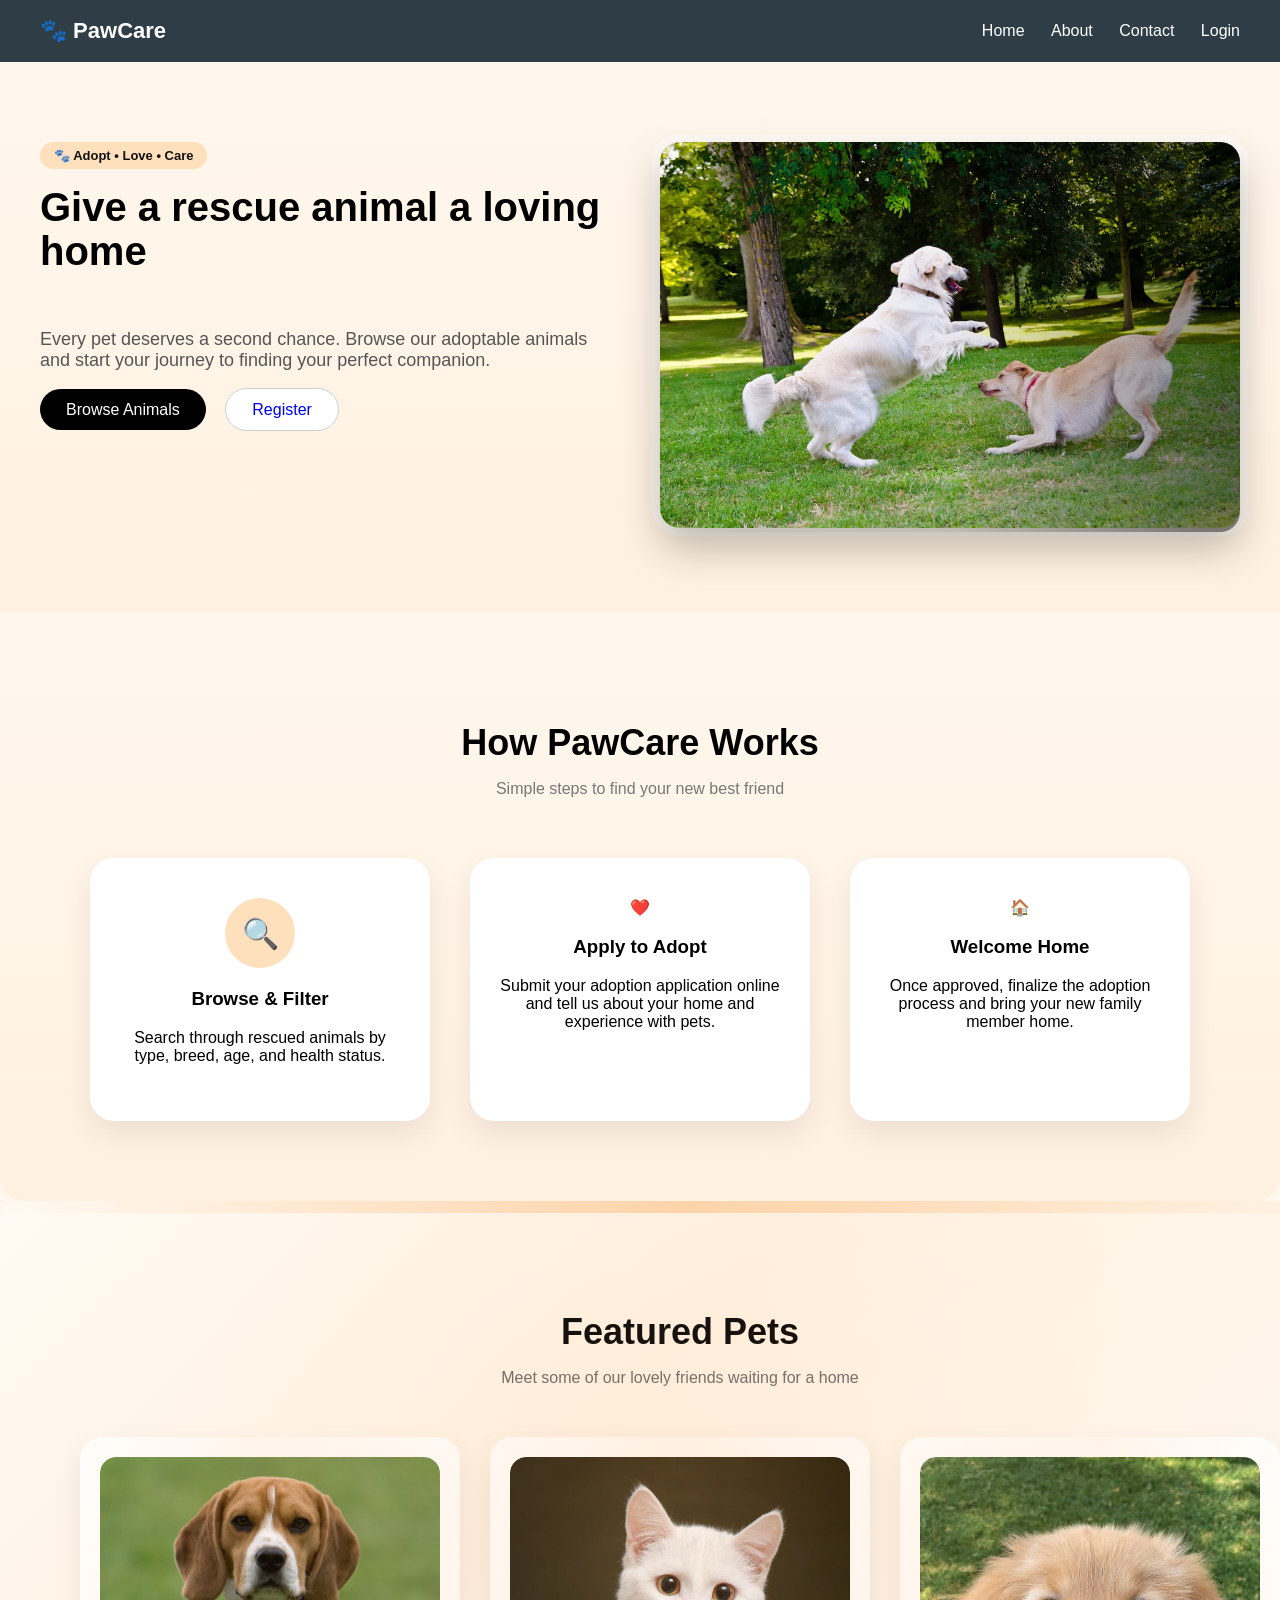
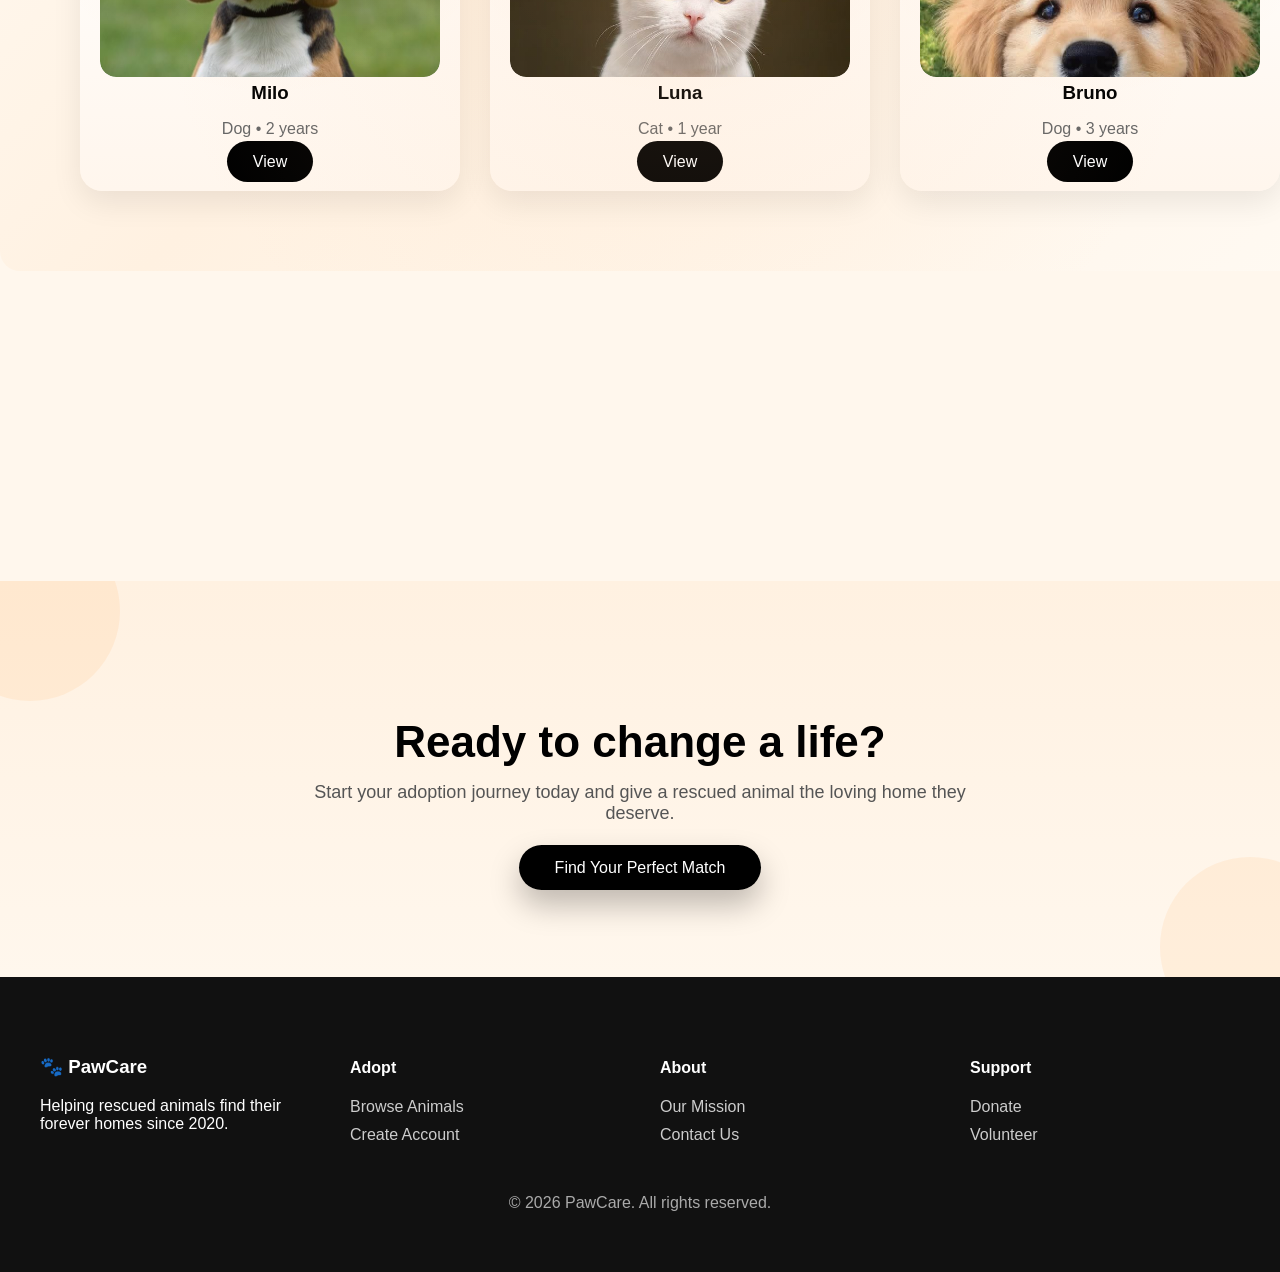
<file: src/main/webapp/index.html>
<!DOCTYPE html>
<html lang="en">
<head>
    <meta charset="UTF-8">
    <title>PawCare | Find a Loving Home</title>
    <link rel="stylesheet" href="css/index.css">
</head>
<body>

<!-- NAVBAR -->
<nav class="navbar">
    <div class="logo">
        🐾 PawCare
    </div>

    <div class="nav-links">
         <a href = "index.html">Home</a>
        <a href="aboutController">About</a>
        <a href="contactController">Contact</a>
        <a href="LoginController">Login</a>
      <!--  --  <a href="RegisterController" class="btn-primary">Get Started</a>--->
    </div>
</nav>

<!-- HERO SECTION -->
<section class="hero">
    <div class="hero-text">
    <span class="hero-badge">🐾 Adopt • Love • Care</span>
        <h1>Give a rescue animal a loving home</h1>
        <br>
        <p>
            Every pet deserves a second chance. Browse our adoptable
            animals and start your journey to finding your perfect companion.
        </p>

        <div class="hero-buttons">
            <a href="PetController" class="btn-dark">Browse Animals</a>
            <a href="register" class="btn-light">Register</a>
        </div>
    </div>

    <div class="hero-image">
        <img src="images/two.png" alt="Rescue Animals">
    </div>
</section>

<!-- HOW IT WORKS -->
<section class="how-it-works">
    <h2>How PawCare Works</h2>
    <p class="subtitle">Simple steps to find your new best friend</p>

    <div class="steps">
        <div class="step-card">
       
    <div class="step-icon">🔍</div>
    <h3>Browse & Filter</h3>
    <p>Search through rescued animals by type, breed, age, and health status.</p>
</div>
        

      <div class="step-card">
     
            <div class="icon">❤️</div>
            <h3>Apply to Adopt</h3>
            <p> Submit your adoption application online and tell us about your home and experience with pets.
            </p>
        </div>

        <div class="step-card">
       
            <div class="icon">🏠</div>
            <h3>Welcome Home</h3>
            <p>
              Once approved, finalize the adoption process and bring your new family member home.
            </p>
        </div>
    </div>
</section>
<!-- FEATURED PETS -->
<section class="featured-pets">
    <h2>Featured Pets</h2>
    <p class="subtitle">Meet some of our lovely friends waiting for a home</p>


    <div class="pet-grid">
        <div class="pet-card">
        <div class="pet-img">
            <img src="images/dog3.jpg" alt="Milo">
             </div>
            <h3>Milo</h3>
            <p>Dog • 2 years</p>
            <a href="PetController" class="btn-dark">View</a>
            </div>
        

        <div class="pet-card">
        <div class="pet-img">
            <img src="images/cat.jpg" alt="Luna">
             </div>
            <h3>Luna</h3>
            <p>Cat • 1 year</p>
            <a href="PetController" class="btn-dark">View</a>
        </div>
        

        <div class="pet-card">
        <div class="pet-img">
            <img src="images/dog2.jpg" alt="Bruno">
             </div>
            <h3>Bruno</h3>
            <p>Dog • 3 years</p>
            <a href="PetController" class="btn-dark">View</a>
        </div>
       
        
    </div>
</section>
<!-- -testimonial -->
<div class="testimonial-slider">

    <div class="testimonial t1">
        <div class="avatar">
            <img src="images/avatar2.png" alt="Adopter">
        </div>
        <p class="quote">
            “Adopting from PawCare changed our lives forever. We didn’t just find a pet —
            we found a family member.”
        </p>
        <span class="author">— Happy Adopter, Kathmandu</span>
    </div>

    <div class="testimonial t2">
        <div class="avatar">
            <img src="images/avatar.png" alt="Adopter">
        </div>
        <p class="quote">
            “The adoption process was smooth and transparent. PawCare truly cares
            about both pets and people.”
        </p>
        <span class="author">— Loving Family</span>
    </div>

    <div class="testimonial t3">
        <div class="avatar emoji">🐶</div>
        <p class="quote">
            “Thanks to PawCare, our home is filled with joy. Best decision we ever made!”
        </p>
        <span class="author">— First‑time Adopter</span>
    </div>

</div>
<!-- CTA -->
<section class="cta">
<span class="cta-circle left"></span>
<span class="cta-circle right"></span>
    <h2>Ready to change a life?</h2>
    <p>
        Start your adoption journey today and give a rescued
        animal the loving home they deserve.
    </p>

    <a href="PetController" class="btn-dark">Find Your Perfect Match</a>
</section>

<!-- FOOTER -->
<footer class="footer">
    <div class="footer-container">

        <div class="footer-brand">
            <h3>🐾 PawCare</h3>
            <p>
                Helping rescued animals find their forever homes since 2020.
            </p>
        </div>

        <div class="footer-links">
            <h4>Adopt</h4>
            <a href="PetController">Browse Animals</a>
            <a href="RegisterController">Create Account</a>
        </div>

        <div class="footer-links">
            <h4>About</h4>
            <a href="about">Our Mission</a>
            <a href="contactController">Contact Us</a>
        </div>

        <div class="footer-links">
            <h4>Support</h4>
            <a href="#">Donate</a>
            <a href="#">Volunteer</a>
        </div>
    </div>

    <div class="footer-bottom">
        © 2026 PawCare. All rights reserved.
    </div>
</footer>

</body>
</html>
</file>
<file: src/main/webapp/css/index.css>
@charset "UTF-8";
body {
    margin: 0;
    font-family: Arial, sans-serif;
    background: #fff7ed;
}

/* NAVBAR */

.navbar {
    display: flex;
    justify-content: space-between;
    align-items: center;
    padding: 18px 40px;
      background-color: #2f3e46;
   /* background: rgba(255, 247, 237, 0.85); /* soft cream */
    backdrop-filter: blur(8px);

    position: sticky;
    top: 0;
    z-index: 100;
}


.logo {
    font-size: 22px;
    font-weight: 700;
    color: white;
    display: flex;
    align-items: center;
    gap: 8px;
}

.nav-links a {
    margin-left: 22px;
    text-decoration: none;
    color: white;
    font-weight: 500;
    position: relative;
    padding-bottom: 4px;
}

.nav-links a::after {
    content: "";
    position: absolute;
    left: 0;
    bottom: 0;
    width: 0;
    height: 2px;
    background: #ffb703;
    transition: width 0.3s ease;
}

.nav-links a:hover::after {
    width: 100%;
}


.btn-primary {
    background: black;
    color: white;
    padding: 10px 18px;
    border-radius: 20px;
}
.hero-badge {
    display: inline-block;
    background: #ffe0bd;
    color: #111;
    padding: 6px 14px;
    border-radius: 20px;
    font-size: 13px;
    font-weight: 600;
    margin-bottom: 16px;
}

/* HERO */
.hero {
    display: flex;
    align-items: flex-start;
    padding: 80px 40px;
    gap: 40px;
   
    
 background: linear-gradient(
        180deg,
        #fff7ed 0%,
        #fff1e1 100%
    );
    
}

.hero-text {
    flex: 1;
}

.hero-text h1 {
    font-size: 40px;
    margin-bottom: 20px;
     line-height: 1.1;
     margin-top: 0;   
}

.hero-text p {
    font-size: 18px;
    color: #555;
    margin-bottom: 30px;
}

.hero-buttons a {
    margin-right: 15px;
}

.hero-image {
    flex: 1;
    position: relative;
}

.hero-image img {
    width: 100%;   
height: 100%;
    max-height: 420px;
    object-fit: cover;  
 box-shadow: 
        0 20px 40px rgba(0,0,0,0.25),
        0 0 0 8px rgba(255,255,255,0.4);
    
    border-radius: 20px;
}

.hero-image::after {
    content: "";
    position: absolute;
    top: 0;
    left: 0;
    right: 0;
    bottom: 0;

 background: linear-gradient(
        to left,
        rgba(0, 0, 0, 0.45),
        rgba(0, 0, 0, 0.05),
        rgba(0, 0, 0, 0)
    );

    border-radius: 20px;
}

/* BUTTONS */
.btn-dark {
    background: black;
    color: white;
    padding: 12px 26px;
    border-radius: 30px;
    text-decoration: none;
}

.btn-light {
    background: white;
    border: 1px solid #ccc;
    padding: 12px 26px;
    border-radius: 30px;
    text-decoration: none;
    transition: all 0.25s ease;
}

.btn-dark:hover {
    transform: translateY(-3px);
    box-shadow: 0 12px 25px rgba(0,0,0,0.25);
}

.btn-light:hover {
    transform: translateY(-3px);
}

/* HOW IT WORKS */
.how-it-works {
    text-align: center;
    padding: 80px 40px;
    border-radius : 25px;
    
background: linear-gradient(
        180deg,
        #fff7ed 0%,
        #fff1e1 100%
    );
    
    
}

.how-it-works h2 {
    font-size: 36px;
     margin-bottom: 10px;
}

.how-it-works .subtitle {
    font-size: 16px;
    color: #777;
    margin-bottom: 60px;
}

/*.subtitle {
    color: #666;
    margin-bottom: 50px;
}*/

.steps {
    display: grid;
    grid-template-columns: repeat(auto-fit, minmax(250px, 1fr));
    gap: 40px;  
max-width: 1100px;
    margin: auto;
    
}

.step-card:hover {
    transform: translateY(-10px);
    box-shadow: 0 25px 50px rgba(0,0,0,0.15);
}


.step-card {
    background: white;
    padding: 40px 30px;
    border-radius: 24px;
    box-shadow: 0 12px 30px rgba(0,0,0,0.08);
    text-align: center;
    transition: all 0.3s ease;
}


.step-icon {
    width: 70px;
    height: 70px;
    background: #ffe0bd;
    border-radius: 50%;
    margin: 0 auto 20px;
    display: flex;
    align-items: center;
    justify-content: center;
    font-size: 30px;
}
.step-number {
    font-size: 14px;
    font-weight: 700;
    color: #ff7a00;
    letter-spacing: 2px;
    display: block;
    margin-bottom: 10px;
}
/* FEATURED PETS */
.featured-pets {
	 width: 100vw;    	 
margin-left: calc(-50vw + 50%); 
    margin-right: calc(-50vw + 50%);	 
    text-align: center;
    padding: 80px 40px;
   
 background: linear-gradient(
        135deg,
        #fffaf3 0%,
        #fff1e1 40%,
        #fffaf3 100%
    );

    position: relative;
    overflow: hidden;


    border-radius : 20px;
   
}

.featured-pets h2 {
    font-size: 36px;
    margin-bottom: 10px;
}

.featured-pets .subtitle {
    color: #666;
    margin-bottom: 50px;
}
.featured-pets::after {
    content: "";
    position: absolute;
    inset: 0;
    background: radial-gradient(
        circle at center,
        rgba(255, 200, 150, 0.15),
        transparent 70%
    );
    pointer-events: none;
}
.featured-pets::before {
    content: "";
    position: absolute;
    top: 0;
    left: 0;
    width: 100%;
    height: 12px;

    background: linear-gradient(
        90deg,
        transparent,
        rgba(255, 122, 0, 0.25),
        transparent
    );
}


.pet-grid {
    display: grid;
    grid-template-columns: repeat(auto-fit, minmax(260px, 1fr));
    gap: 30px;
    max-width: 1200px;
    margin: auto;
}

.pet-card {
    background: linear-gradient(
        180deg,
        #ffffff 0%,
        #fff6ed 100%
    );
    border-radius: 22px;
    padding: 20px;
    box-shadow: 0 12px 30px rgba(0,0,0,0.08);
    transition: all 0.35s ease;
    position: relative;
    overflow: hidden;
}
.pet-card::before {
    content: "";
    position: absolute;
    inset: 0;
    background: radial-gradient(
        circle at top,
        rgba(255, 122, 0, 0.12),
        transparent 65%
    );
    opacity: 0.6;
    pointer-events: none;
}
.pet-card:hover {
    transform: translateY(-10px);
    box-shadow:
        0 25px 50px rgba(0,0,0,0.18),
        0 0 0 6px rgba(255, 122, 0, 0.15);
}

.pet-card img {
    width: 100%;
    height: 220px;
    object-fit: cover;
    border-radius: 16px;
    margin-bottom: 15px;
}

.pet-card h3 {
    margin: 5px 0;
}

.pet-card p {
    color: #666;
    margin-bottom: 15px;
}
.pet-img {
    width: 100%;
    height: 220px;
    overflow: hidden;
    border-radius: 16px;
    background: #eee;
}

.pet-img img {
    width: 100%;
    height: 100%;

    object-fit: cover;        /* crop neatly */
    object-position: top center;  /*  keep face centered */

    image-rendering: auto;
}

/* TESTIMONIAL SLIDER */
/* TESTIMONIAL SLIDER */
.testimonial-slider {
    position: relative;
    max-width: 760px;
    margin: 0 auto 50px;
    min-height: 260px;
    text-align: center;
}

/* Testimonial card */
.testimonial {
    position: absolute;
    top: 0;
    left: 0;
    width: 100%;
    opacity: 0;
    animation: testimonialFade 12s infinite;

/* background: linear-gradient(
        135deg,
        #fff1e1 0%,
        #ffffff 60%
    );*/

 background-color: #fff3e6;

    border-radius: 26px;
    padding: 44px 34px 34px;
    box-shadow: 0 20px 40px rgba(0,0,0,0.10);

  /*  background: rgba(255,255,255,0.65);*/
    backdrop-filter: blur(6px);
    border-radius: 24px;
    padding: 40px 30px 30px;
    box-shadow: 0 20px 40px rgba(0,0,0,0.08);
}
.testimonial::after {
    content: "";
    position: absolute;
    inset: 0;

    background: radial-gradient(
        circle at top left,
        rgba(255, 122, 0, 0.18),
        rgba(255, 255, 255, 0) 70%
    );

    pointer-events: none;
}

/* Avatar */
.avatar {
    width: 70px;
    height: 70px;
    border-radius: 50%;
    margin: 0 auto 18px;
    overflow: hidden;
    
 background: linear-gradient(
        135deg,
        #ffd6a5,
        #ffeede
    );
     box-shadow: 0 6px 16px rgba(0,0,0,0.15);
    
    display: flex;
    align-items: center;
    justify-content: center;
    border: 4px solid white;
}

.avatar img {
    width: 100%;
    height: 100%;
    object-fit: cover;
}

.avatar.emoji {
    font-size: 34px;
}

/* Quote */
.quote {
    font-size: 20px;
    font-style: italic;
    color: #333;
    line-height: 1.6;
    margin-bottom: 12px;
}

/* Author */
.author {
    font-size: 14px;
    color: #777;
}

/* Animation timing */
.t1 { animation-delay: 0s; }
.t2 { animation-delay: 4s; }
.t3 { animation-delay: 8s; }

@keyframes testimonialFade {
    0%   { opacity: 0; transform: translateY(10px); }
    8%   { opacity: 1; transform: translateY(0); }
    33%  { opacity: 1; transform: translateY(0); }
    41%  { opacity: 0; transform: translateY(-10px); }
    100% { opacity: 0; }
}


/* CTA */
.cta {
    background: linear-gradient(
        180deg,
        #fff1e1 0%,
        #fff7ed 100%
    );
    text-align: center;
    padding: 100px 20px;
    position: relative;
    overflow: hidden;
}
.cta-circle {
    position: absolute;
    width: 180px;
    height: 180px;
    background: rgba(255, 122, 0, 0.08);
    border-radius: 50%;
    z-index: 0;
}

.cta-circle.left {
    top: -60px;
    left: -60px;
}

.cta-circle.right {
    bottom: -60px;
    right: -60px;
}
.cta h2 {
    font-size: 44px;
    margin-bottom: 15px;
    position: relative;
    z-index: 1;
}

.cta p {
    font-size: 18px;
    color: #555;
    max-width: 700px;
    margin: 0 auto 35px;
    position: relative;
    z-index: 1;
}

.cta .btn-dark {
    padding: 14px 36px;
    font-size: 16px;
    border-radius: 40px;
    box-shadow: 0 15px 30px rgba(0,0,0,0.25);
    transition: all 0.3s ease;
    position: relative;
    z-index: 1;
}

.cta .btn-dark:hover {
    transform: translateY(-4px);
    box-shadow: 0 20px 40px rgba(0,0,0,0.35);
}
/* FOOTER */
.footer {
    background: #111;
    color: white;
    padding: 60px 40px;
}

.footer-container {
    display: grid;
    grid-template-columns: repeat(auto-fit, minmax(200px, 1fr));
    gap: 40px;
}

.footer-links a {
    display: block;
    margin-bottom: 10px;
    color: #ccc;
    text-decoration: none;
}

.footer-bottom {
    text-align: center;
    margin-top: 40px;
    color: #aaa;
}
</file>
